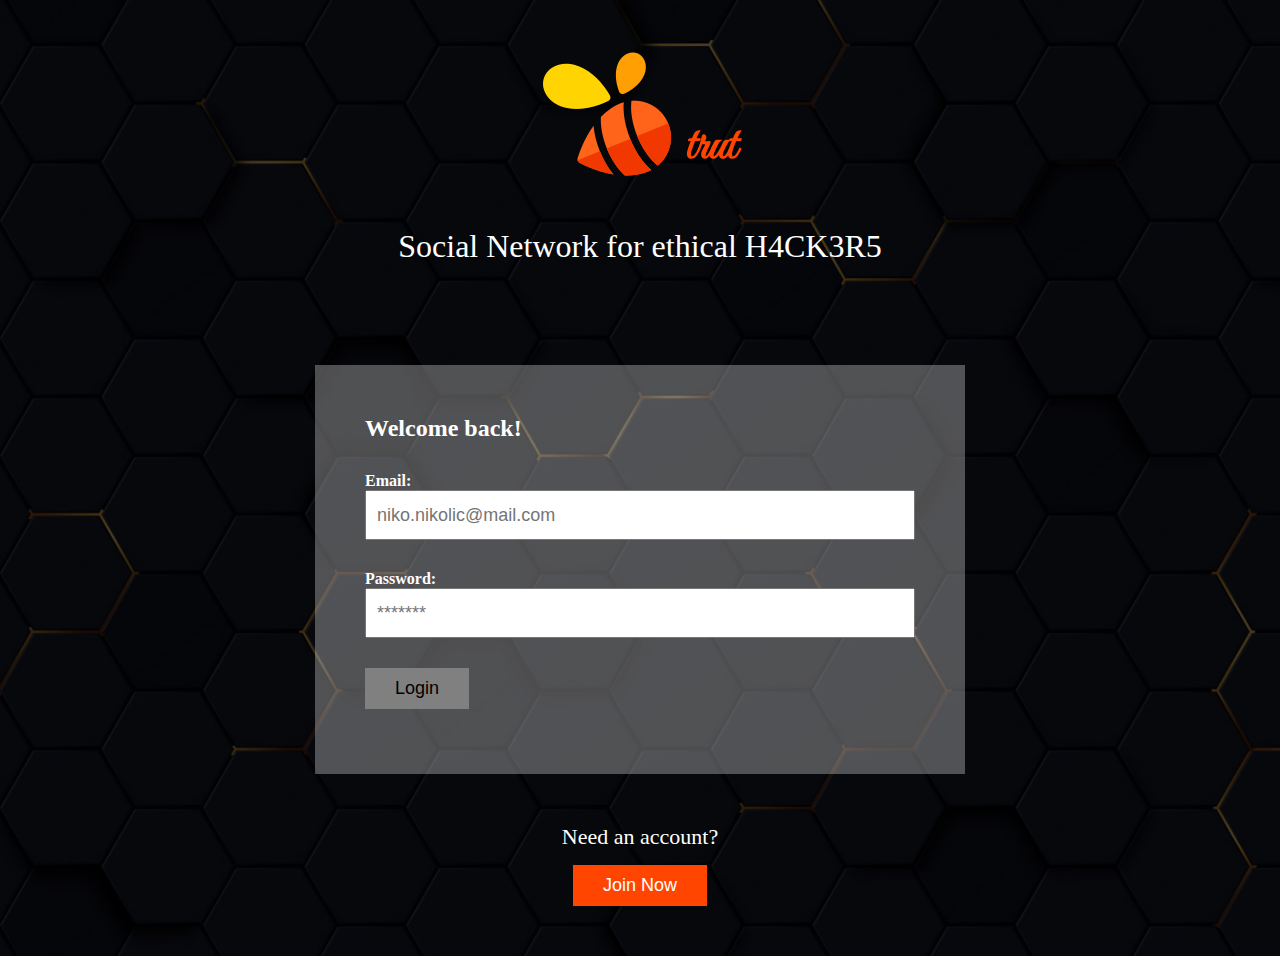
<file: Trut/index.html>
<!DOCTYPE html>
<html lang="en">
<head>
    <meta charset="UTF-8">
    <meta name="viewport" content="width=device-width, initial-scale=1.0">
    <link href='https://fonts.googleapis.com/css?family=Great Vibes' rel='stylesheet'>
    <link rel="stylesheet" href="style.css">
    <title>Trut</title>
</head>
<body>
    <div class="logo">
        <img src="img/logo1.png" alt="#">
        <span>trut</span>
    </div>
    <h1>Social Network for ethical H4CK3R5</h1>

    <div class="main-wrapper">
        <form id="loginForm">
            <h2>Welcome back!</h2>
            <div>
                <label>Email:</label>
                <input type="email" name="email" id="loginEmail" placeholder="niko.nikolic@mail.com">
            </div>

            <div>
                <label>Password:</label>
                <input type="password" name="password" id="loginPassword" placeholder="*******">
            </div>

            <div>
                <button>Login</button>
            </div>
        </form>
    </div>

    <div class="no-acc-register">
        <p>Need an account?</p>
        <button id="registerBtn">Join Now</button>
    </div>

    <div class="custom-modal">
        <button id="closeModal">X</button>

        <form id="registrationForm">
            <h2>Signup :)</h2>

            <div>
                <label for="registerUsername">Username: *</label>
                <input id="registerUsername" type="text" name="username" placeholder="niko.nikolic1">
            </div>

            <div>
                <label for="registerEmail">Email: *</label>
                <input id="registerEmail" type="text" name="email" placeholder="niko.nikolic@mail.com">
            </div>

            <div>
                <label for="registerPassword">Password: *</label>
                <input id="registerPassword" type="password" name="password" placeholder="*******">
            </div>

            <div>
                <label for="registerPasswordAgain">Password again: *</label>
                <input id="registerPasswordAgain" type="password" name="passwordAgain" placeholder="*******">
            </div>

            <div>
                <button>Let's go!</button>
            </div>        
        </form>
    </div>

    <script src="js/Validator.js"></script>
    <script src="js/Session.js"></script>
    <script src="js/User.js"></script>
    <script src="js/app.js"></script>
</body>
</html>
</file>
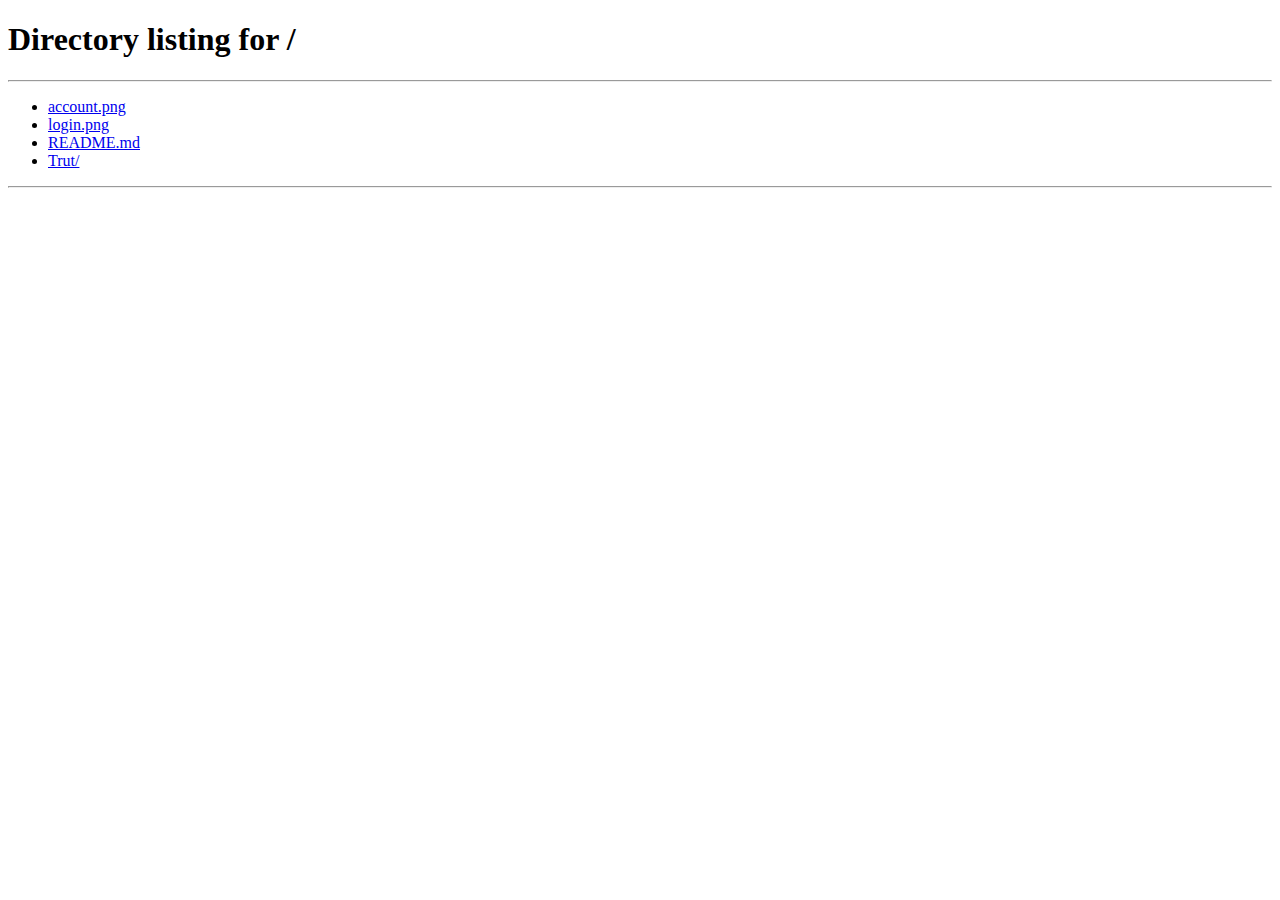
<file: Trut/trut.html>
<!DOCTYPE html>
<html lang="en">
<head>
    <meta charset="UTF-8">
    <meta name="viewport" content="width=device-width, initial-scale=1.0">
    <link href="https://cdn.jsdelivr.net/npm/bootstrap@5.3.2/dist/css/bootstrap.min.css" rel="stylesheet" integrity="sha384-T3c6CoIi6uLrA9TneNEoa7RxnatzjcDSCmG1MXxSR1GAsXEV/Dwwykc2MPK8M2HN" crossorigin="anonymous">
    <link rel="stylesheet" href="style.css">
    <title>Trut</title>
</head>
<body>
    <div class="container">
        <div class="row">
            <div class="col-md-3">
                <div class="inner-container left-side">
                    <img src="img/profile.jpg" alt="#" class="profile">

                    <p><b id="username"></b></p>
                    <p id="email"></p>

                    <button id="editAccount">Edit</button>
                    <button id="logOut">Logout</button>
                </div>
            </div>
            <div class="col-md-9">
                <div class="inner-container right-side">
                    <form id="postForm">
                        <textarea id="postContent" placeholder="Write something..."></textarea>
                        <button>SEND</button>
                    </form>

                    <div id="allPostsWrapper"></div>
                </div>
            </div>
        </div>
    </div>

    <div class="custom-modal">
        <button id="closeModal">X</button>

        <form id="editForm">
            <h2>Edit your profile</h2>

            <div>
                <label for="editUsername">Username:</label>
                <input id="editUsername" type="text" name="username" placeholder="niko.nikolic1">
            </div>

            <div>
                <label for="editEmail">Email:</label>
                <input id="editEmail" type="text" name="email" placeholder="niko.nikolic@mail.com">
            </div>

            <div>
                <button>Save</button>
            </div>        
        </form>

        <hr>

        <button id="deleteProfile">DELETE ACCOUNT</button>
    </div>
    
    <script src="js/Session.js"></script>
    <script src="js/User.js"></script>
    <script src="js/Post.js"></script>
    <script src="js/trut.js"></script>
</body>
</html>
</file>
<file: Trut/style.css>
*{
    margin: 0;
    padding: 0;
    box-sizing: border-box;
}

body{
    font-family: Cambria, Cochin, Georgia, Times, 'Times New Roman', serif;
    padding: 50px;
    background-image: url(img/bg4.jpg);
    color: #fff;
    background-size: cover;
    box-shadow: rgba(0, 0, 0, 0.7) 0 0 0 10000px inset; 
}
 
h1{
    text-align: center;
    margin-bottom: 100px;
    font-weight: 100;    
}

h2{
    margin-bottom: 15px;
}

.logo{
    display: flex;
    justify-content:center;
    text-align: center;
    align-items:end;
    margin-bottom: 50px;   
}

.logo span{
    color: orangered;
    font-weight: 700; 
    margin-left: 15px;
    font-family: 'Great Vibes';font-size: 50px; 
 }

.main-wrapper{
    max-width: 650px;
    margin: auto;
    background-color: rgba(255, 255, 255, 0.3);
    padding: 50px; 
}

button{
    cursor: pointer;
}

form div{
    padding: 15px 0; /* levo/desno gore/dole */
}

form div label{
    display: block;
    font-weight: bold;
    font-size: 16px;
}

form div input{
    height: 50px;
    width: 100%;
    font-size: 18px;
    padding: 0 10px;
}

form div button{
    cursor: pointer;
    padding: 10px 30px;
    font-size: 18px;
    background-color: gray;
    color: black;
    border: 0;
}

form ul{
    list-style: none;
}

form ul li{
    color: red;
}

.no-acc-register{
    text-align: center;
    margin-top: 50px;
}

.no-acc-register button{
    padding: 10px 30px;
    font-size: 18px;
    background-color: orangered;
    color: white;
    border: 0;
}

.no-acc-register button:hover{
    background-color: orange;
}

.no-acc-register p{
    font-size: 22px;
    margin-bottom: 15px;
}

.custom-modal{
    display: none;
    background-color: black;
    box-shadow: rgba(255, 255, 255, 0.8) 0 0 1000px 1000px;
    max-width: 650px;
    margin: auto;
    padding: 50px;
    position: absolute;
    top: 10%;
    left: 0;
    right: 0;
}

.custom-modal button#closeModal{
    height: 20px;
    width: 20px;
    color: white;
    background-color: transparent;
    border: 0;
    font-size: 25px;
    font-weight: bold;
    position: absolute;
    right: 30px;
    top: 30px;
}

.inner-container{
    padding: 15px;
}

.inner-container.left-side{
    text-align: center;
}

.inner-container.right-side{
    border: 1px solid orangered;
}

.inner-container .profile{
    width: 150px;
    border-radius: 50%;
    display: block;
    margin: auto;
    border: 5px solid white;
    margin-bottom: 20px;
}

#logOut{
    color: white;
    background-color: orangered;
    padding: 10px 30px;
    border: 0;
}

#editAccount{
    color: black;
    background-color: gray;
    padding: 10px 30px;
    border: 0;
}

.inner-container.right-side form{
    display: flex;
    height: 100px;
}

.inner-container.right-side form textarea{
    width: 85%;
    border: 0;
    padding: 10px;
    resize: none;
    outline-color: orangered;
}

.inner-container.right-side form button{
    width: 15%;
    border: 0;
}

#deleteProfile {
    border: 2px solid red;
    color: white;
    background-color: red;
    padding: 10px 30px;
}

#allPostsWrapper .single-post{
    background-color: #eaeaea;
    padding: 15px;
    margin-top: 15px;
    color: #000;
}

#allPostsWrapper .single-post .post-content{
    padding-bottom: 10px; 
    margin-bottom: 10px;
    font-size: 22px;
    border-bottom: 1px solid black; 
}

#allPostsWrapper .single-post .post-actions{
    display: flex;
    justify-content: space-between;
    color: grey;
}

#allPostsWrapper .single-post .post-actions div button.like-btn{
    background-image: url(img/like.png);
    padding: 5px 15px 5px 40px;
    background-repeat: no-repeat;
    background-position: 10px;
    border: 0;
    
}

#allPostsWrapper .single-post .post-actions div button.remove-btn{
    border-color: red;
    color: red;
    padding: 5px 15px;
}
</file>
